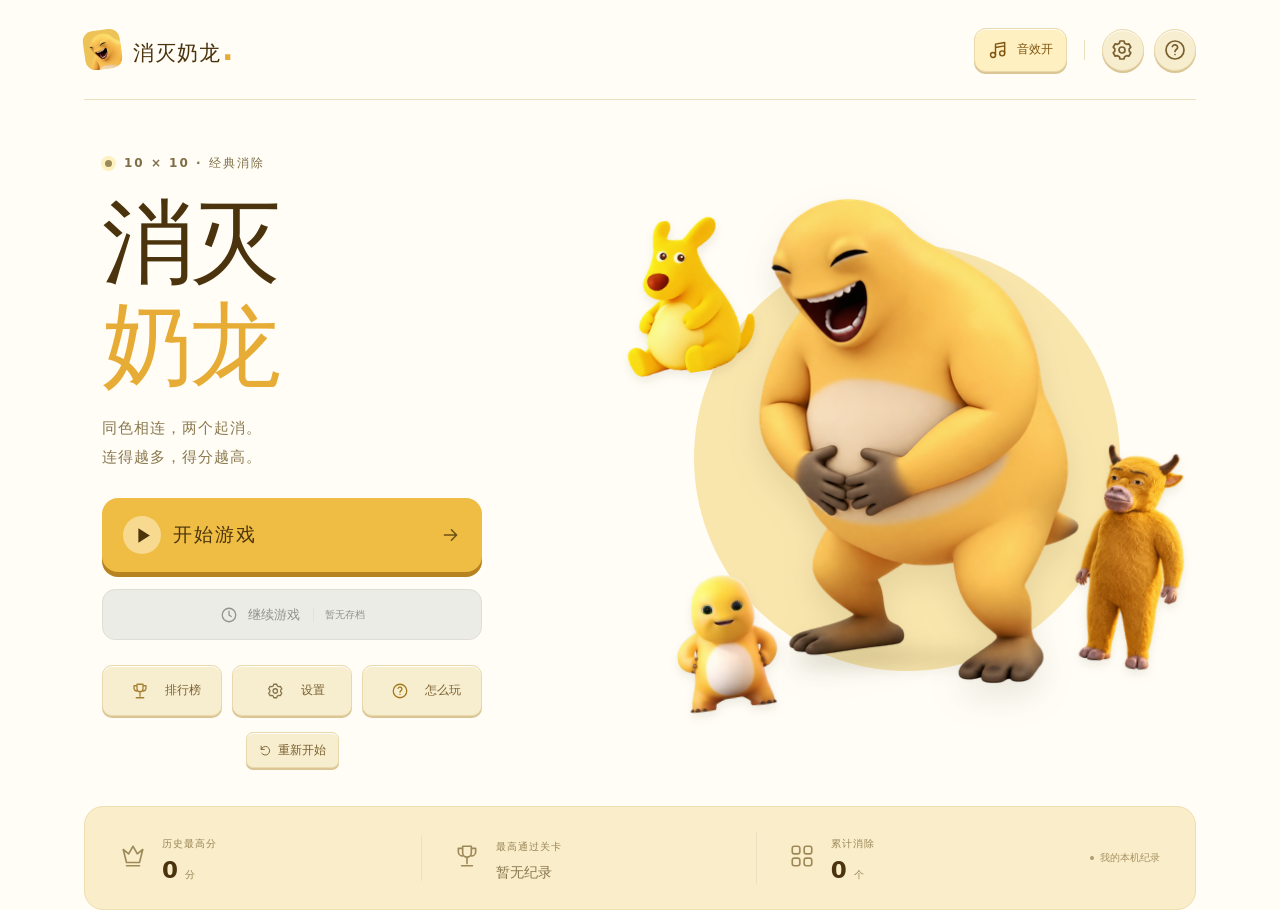
<file: index.html>
<!doctype html>
<html lang="zh-CN">
<head>
  <meta charset="UTF-8">
  <meta name="viewport" content="width=device-width, initial-scale=1, viewport-fit=cover">
  <meta name="theme-color" content="#fffdf6">
  <meta name="description" content="消灭奶龙：10×10 五色消除，累计积分闯关。">
  <title>消灭奶龙</title>
  <link rel="icon" href="./assets/nailong-hero.png" type="image/png">
  <link rel="stylesheet" href="./styles.css">
  <script type="module" src="./src/main.js"></script>
</head>
<body>
  <svg class="svg-library" xmlns="http://www.w3.org/2000/svg" aria-hidden="true">
    <defs>
      <symbol id="i-play" viewBox="0 0 24 24"><path d="m9 5 11 7-11 7V5Z" fill="currentColor" stroke="none"/></symbol>
      <symbol id="i-arrow" viewBox="0 0 24 24"><path d="M5 12h14m-6-6 6 6-6 6"/></symbol>
      <symbol id="i-trophy" viewBox="0 0 24 24"><path d="M8 3h8v6a4 4 0 0 1-8 0V3Zm0 2H4v3a4 4 0 0 0 4 4m8-7h4v3a4 4 0 0 1-4 4m-4 1v6m-4 2h8m-9 0h10"/></symbol>
      <symbol id="i-settings" viewBox="0 0 24 24"><path d="m9 3-.6 2.2-2 1.1-2.2-.5-2 3.4 1.6 1.6v2.4l-1.6 1.6 2 3.4 2.2-.5 2 1.1L9 21h4l.6-2.2 2-1.1 2.2.5 2-3.4-1.6-1.6v-2.4l1.6-1.6-2-3.4-2.2.5-2-1.1L13 3H9Z"/><circle cx="11" cy="12" r="3"/></symbol>
      <symbol id="i-music" viewBox="0 0 24 24"><path d="M9 18V5l11-2v13M9 9l11-2"/><ellipse cx="6" cy="18" rx="3" ry="3"/><ellipse cx="17" cy="16" rx="3" ry="3"/></symbol>
      <symbol id="i-music-off" viewBox="0 0 24 24"><path d="M9 18v-6m0-7 11-2v13M9 9l5-1m4-.7 2-.3M3 3l18 18"/><ellipse cx="6" cy="18" rx="3" ry="3"/><path d="M18.8 13.6a3 3 0 1 0 1.2 2.4"/></symbol>
      <symbol id="i-help" viewBox="0 0 24 24"><circle cx="12" cy="12" r="9"/><path d="M9.4 8.5a2.7 2.7 0 0 1 5.2 1c0 2-2.6 2-2.6 4m0 3h.01"/></symbol>
      <symbol id="i-restart" viewBox="0 0 24 24"><path d="M4 10a8 8 0 1 1 1 7M4 4v6h6"/></symbol>
      <symbol id="i-close" viewBox="0 0 24 24"><path d="m6 6 12 12M6 18 18 6"/></symbol>
      <symbol id="i-crown" viewBox="0 0 24 24"><path d="m3 6 5 4 4-7 4 7 5-4-3 12H6L3 6Zm3 15h12"/></symbol>
      <symbol id="i-grid" viewBox="0 0 24 24"><rect x="3" y="3" width="7" height="7" rx="2"/><rect x="14" y="3" width="7" height="7" rx="2"/><rect x="3" y="14" width="7" height="7" rx="2"/><rect x="14" y="14" width="7" height="7" rx="2"/></symbol>
      <symbol id="i-clock" viewBox="0 0 24 24"><circle cx="12" cy="12" r="9"/><path d="M12 7v5l3 2"/></symbol>
    </defs>
  </svg>

  <div class="page-shell">
    <header class="site-header">
      <a class="brand" href="./" aria-label="消灭奶龙首页">
        <span class="brand-mark" aria-hidden="true"><img src="./assets/nailong-hero.png" alt="" width="1280" height="1280"></span>
        <span>消灭奶龙<span class="brand-dot">.</span></span>
      </a>
      <nav class="header-tools" aria-label="快捷设置">
        <button class="music-button" id="music-toggle" type="button" aria-label="关闭音效" title="关闭音效" aria-pressed="true">
          <svg class="icon"><use id="music-icon" href="#i-music"></use></svg><span id="music-label">音效开</span>
        </button>
        <span class="tool-divider" aria-hidden="true"></span>
        <button class="icon-button" type="button" data-open="settings-dialog" aria-label="打开设置" title="设置"><svg class="icon"><use href="#i-settings"></use></svg></button>
        <button class="icon-button" type="button" data-open="help-dialog" aria-label="查看玩法说明" title="玩法说明"><svg class="icon"><use href="#i-help"></use></svg></button>
      </nav>
    </header>

    <main id="main-content">
      <div id="home-screen">
      <section class="hero" aria-labelledby="game-title">
        <div class="intro">
          <div class="intro-heading">
            <span class="eyebrow"><span class="status-dot"></span>10 × 10 · 经典消除</span>
            <h1 id="game-title">消灭<span class="title-second">奶龙</span></h1>
            <p class="hero-description">同色相连，两个起消。<br>连得越多，得分越高。</p>
          </div>
          <div class="play-menu">
            <button class="primary-button start-button" id="start-game" type="button">
              <span class="play-disc"><svg class="icon"><use href="#i-play"></use></svg></span>
              <span class="start-text"><strong>开始游戏</strong></span>
              <svg class="icon button-arrow"><use href="#i-arrow"></use></svg>
            </button>
            <button class="continue-button" id="continue-game" type="button" disabled>
              <svg class="icon"><use href="#i-clock"></use></svg><span>继续游戏</span><span class="continue-detail" id="continue-detail">暂无存档</span>
            </button>
            <div class="quick-actions" aria-label="游戏菜单">
              <button type="button" data-open="ranking-dialog"><span class="action-icon trophy-icon"><svg class="icon"><use href="#i-trophy"></use></svg></span><span>排行榜</span></button>
              <button type="button" data-open="settings-dialog"><span class="action-icon settings-icon"><svg class="icon"><use href="#i-settings"></use></svg></span><span>设置</span></button>
              <button type="button" data-open="help-dialog"><span class="action-icon help-icon"><svg class="icon"><use href="#i-help"></use></svg></span><span>怎么玩</span></button>
            </div>
            <button class="restart-link" id="restart-game" type="button"><svg class="icon"><use href="#i-restart"></use></svg>重新开始</button>
          </div>
        </div>

        <div class="scene" aria-label="奶龙、袋鼠和牛来的角色主体">
          <div class="scene-circle" aria-hidden="true"></div>
          <img class="scene-character character-kangaroo" src="./assets/kangaroo-cutout-v1.png" alt="黄色袋鼠" width="1254" height="1254">
          <img class="scene-character character-niulai" src="./assets/niulai-cutout-v1.png" alt="牛来中的牛角色" width="1024" height="1536">
          <img class="scene-character character-nailong" src="./assets/nailong-cutout-v1.png" alt="奶龙" width="512" height="512">
          <span class="scene-shadow" aria-hidden="true"></span>
          <img class="hero-character" src="./assets/nailong-hero.png" alt="捧肚大笑的奶龙" width="1280" height="1280" fetchpriority="high">
        </div>
      </section>

      <section class="record-strip" aria-label="我的本机游戏纪录">
        <div class="record-item"><span class="record-symbol"><svg class="icon"><use href="#i-crown"></use></svg></span><div><span class="record-label">历史最高分</span><p><strong id="best-score">0</strong><span>分</span></p></div></div>
        <div class="record-item"><span class="record-symbol"><svg class="icon"><use href="#i-trophy"></use></svg></span><div><span class="record-label">最高通过关卡</span><p><strong class="record-empty" id="best-level">暂无纪录</strong></p></div></div>
        <div class="record-item"><span class="record-symbol"><svg class="icon"><use href="#i-grid"></use></svg></span><div><span class="record-label">累计消除</span><p><strong id="total-cleared">0</strong><span>个</span></p></div></div>
        <span class="local-label"><span></span>我的本机纪录</span>
      </section>
      </div>
      <section id="game-screen" class="game-screen" aria-labelledby="level-heading" hidden>
        <div class="game-toolbar"><button id="game-home" type="button" class="game-text-button">← 首页</button><span class="game-mode">无尽闯关 · 10 × 10</span><button id="pause-game" type="button" class="game-text-button">暂停</button></div>
        <div class="game-layout">
          <aside class="score-panel">
            <div class="stage-heading"><h2 id="level-heading">第 1 关</h2><span id="target-status" class="target-status">未达标</span></div>
            <p class="score-label">当前累计总分</p><strong id="game-total" class="game-total">0</strong>
            <div class="target-line"><div class="target-main"><span>本关目标</span><strong id="game-target">1,000</strong></div><span id="target-gap">还差 1,000</span></div>
            <progress id="target-progress" max="100" value="0" aria-label="本关目标完成进度"></progress>
            <dl class="score-details"><div><dt>之前关卡累计</dt><dd id="game-prior">0</dd></div><div><dt>本关消除分</dt><dd id="game-level-score">0</dd></div><div><dt>历史最高分</dt><dd id="game-best">0</dd></div></dl>
            <div class="level-total-line"><span>本关得分</span><strong id="game-level-total">0</strong></div>
            <div class="game-side-actions"><button type="button" data-open="help-dialog" class="game-text-button">玩法说明</button><button type="button" data-open="settings-dialog" class="game-text-button">设置</button></div>
          </aside>
          <div class="board-panel">
            <div class="board-meta"><span>剩余 <strong id="remaining-count">100</strong> 块</span><span id="run-network-status" class="run-network-status"></span><span id="input-mode" hidden></span></div>
            <div class="board-frame"><div id="board" class="board" role="group" aria-label="10×10 消除棋盘" aria-describedby="move-feedback"></div><div id="score-pop" class="score-pop" aria-hidden="true"></div></div>
            <p id="move-feedback" class="move-feedback" role="status" aria-live="polite"></p>
            <div class="board-bottom"><span id="bonus-preview">结算时按剩余数量奖励</span><button id="game-restart" type="button" class="game-text-button">重新开始</button></div>
          </div>
        </div>
      </section>
    </main>

  </div>

  <dialog id="settings-dialog" class="modal" aria-labelledby="settings-title">
    <div class="modal-header"><div><h2 id="settings-title">游戏设置</h2></div><button type="button" class="icon-button" data-close aria-label="关闭设置"><svg class="icon"><use href="#i-close"></use></svg></button></div>
    <div class="settings-list">
      <label class="setting-row" for="setting-sound"><span><strong>消除音效</strong><small>2–10 块随机台词，11 块及以上播放大笑</small></span><input class="switch" id="setting-sound" type="checkbox" checked></label>
      <label class="setting-row" for="setting-volume"><span><strong>音效音量</strong><small>调整消除音效的播放音量</small></span><span class="volume-control"><input id="setting-volume" type="range" min="0" max="1" step="0.05" value="0.6" aria-label="音效音量"><output id="setting-volume-label">60%</output></span></label>
      <label class="setting-row" for="setting-confirm"><span><strong>两步确认</strong><small>先选中预览，再点一次消除</small></span><input class="switch" id="setting-confirm" type="checkbox"></label>
      <label class="setting-row" for="setting-motion"><span><strong>简化动画</strong><small>跳过消除、下落、位移与结算动画</small></span><input class="switch" id="setting-motion" type="checkbox"></label>
    </div>
    <p class="modal-note">音效与操作设置会自动保存在当前浏览器。</p>
    <button type="button" class="primary-button modal-primary" data-close>完成</button>
  </dialog>

  <dialog id="ranking-dialog" class="modal" aria-labelledby="ranking-title">
    <div class="modal-header"><div><h2 id="ranking-title">排行榜</h2></div><button type="button" class="icon-button" data-close aria-label="关闭排行榜"><svg class="icon"><use href="#i-close"></use></svg></button></div>
    <div class="ranking-tabs" role="tablist" aria-label="排行榜类型"><button id="local-tab" type="button" role="tab" aria-selected="true" aria-controls="local-ranking">本机纪录</button><button id="online-tab" type="button" role="tab" aria-selected="false" aria-controls="online-ranking" tabindex="-1">在线榜<span>即将开放</span></button></div>
    <div id="local-ranking" role="tabpanel" aria-labelledby="local-tab">
      <div class="ranking-empty" id="ranking-empty"><span class="empty-trophy"><svg class="icon"><use href="#i-trophy"></use></svg></span><h3>暂无纪录</h3><p>开始消除后记录最高分和最高通过关卡。</p></div>
      <div id="ranking-record" class="ranking-record" hidden><span class="rank-number">01</span><div><strong>我自己</strong><span id="rank-level">—</span></div><strong id="rank-score">0<span>分</span></strong></div>
      <p class="modal-note">本机纪录仅保存在当前浏览器。</p>
    </div>
    <div id="online-ranking" role="tabpanel" aria-labelledby="online-tab" hidden>
      <p id="cloud-message" class="modal-note" role="status">正在读取排行榜…</p>
      <h3 class="cloud-section-title">我的排名</h3><div id="cloud-my-rank" class="cloud-my-rank">尚未上传有效战绩</div>
      <div class="cloud-tools"><button id="cloud-profile-button" type="button" class="cloud-text-button"><span id="cloud-profile-label">设置玩家资料</span></button><button id="cloud-refresh" type="button" class="cloud-text-button">刷新</button><button id="cloud-recover-button" type="button" class="cloud-text-button">恢复身份</button></div>
      <p id="cloud-identity-note" class="modal-note"></p>
      <button id="cloud-code-button" type="button" class="cloud-text-button" hidden>生成身份恢复码</button>
      <section id="cloud-pending-section" hidden><h3 class="cloud-section-title">待上传战绩</h3><div id="cloud-pending"></div><p class="modal-note">最多保留最近10局；清除网站数据会丢失尚未上传的记录。</p></section>
      <h3 class="cloud-section-title">全服前100名</h3><div id="cloud-top" class="cloud-top"></div>
      <p class="modal-note">分数相同先提交者在前 · 日期为北京时间的上榜日期</p>
    </div>
    <button type="button" class="primary-button modal-primary" data-close>关闭</button>
  </dialog>

  <dialog id="help-dialog" class="modal" aria-labelledby="help-title">
    <div class="modal-header"><div><h2 id="help-title">玩法说明</h2></div><button type="button" class="icon-button" data-close aria-label="关闭玩法说明"><svg class="icon"><use href="#i-close"></use></svg></button></div>
    <div id="help-basics">
      <ol class="rules-list"><li><span class="rule-number">1</span><div><h3>消除与移动</h3><p>上下左右相连、同色且至少两块即可消除。色块向下落，空列由右侧向左补，不生成新块。</p></div></li><li><span class="rule-number">2</span><div><h3>连消得分</h3><p>一次消除 n 块获得 5 × n² 分，例如 10 块得 500 分。</p></div></li><li><span class="rule-number">3</span><div><h3>结算与过关</h3><p>没有可消除的色块时结算。剩余奖励为 max(0, 2000 − 20 × 剩余块数²)。累计得分达标进入下一关，否则本局结束。</p></div></li></ol>
    </div>
    <div id="help-levels" hidden>
      <div class="rules-tip"><p>本关目标依次为 1000、3000、5200、7500、10000、13000、16000、19000；之后为 22100、25300、28600、32000，相邻目标间隔逐关增加 100。</p></div>
      <div class="rules-tip"><p>目标低于 19000 时，每关重新随机主色；从 19000 开始，五色等概率生成。达到目标后仍需继续消除，直到盘面结算。</p></div>
    </div>
    <div class="page-controls"><button id="help-page-toggle" type="button" class="game-text-button">查看关卡规则 →</button></div>
    <button type="button" class="primary-button modal-primary" data-close>关闭</button>
  </dialog>

  <dialog id="pause-dialog" class="modal" aria-labelledby="pause-title">
    <div class="modal-header"><h2 id="pause-title">已暂停</h2><button type="button" class="icon-button" data-close aria-label="继续游戏"><svg class="icon"><use href="#i-close"></use></svg></button></div>
    <p class="restart-message">当前进度已自动保存，没有时间限制。</p>
    <button type="button" class="primary-button modal-primary" data-close>继续游戏</button>
    <button type="button" class="modal-secondary" id="pause-restart">重新开始</button>
    <button type="button" class="modal-secondary" id="pause-home">保存并返回首页</button>
  </dialog>

  <dialog id="result-dialog" class="modal result-modal" aria-labelledby="result-title" data-persistent>
    <div class="result-illustration" aria-hidden="true"><img id="result-mascot" src="./assets/result-mascots/v1/06/02.png" alt="捧肚大笑的奶龙" decoding="async"></div>
    <div class="result-card">
    <div class="result-heading"><span id="result-stage" class="eyebrow">第 1 关结算</span><h2 id="result-title">本关通过</h2></div>
    <div class="result-total"><span>当前累计总分</span><strong id="result-total">0</strong><small id="result-target">本关目标 1,000</small></div>
    <dl class="result-details"><div><dt>之前关卡累计</dt><dd id="result-prior">0</dd></div><div><dt>本关消除分</dt><dd id="result-score">0</dd></div><div><dt>剩余块数</dt><dd id="result-remaining">0</dd></div><div><dt>本关奖励</dt><dd id="result-bonus">0</dd></div><div class="level-final"><dt>本关最终分</dt><dd id="result-level-total">0</dd></div><div><dt>历史最高分</dt><dd id="result-best">0</dd></div></dl>
    <button type="button" id="result-action" class="primary-button modal-primary">下一关</button>
    <button type="button" id="result-upload" class="cloud-upload-button" hidden>上传排行榜</button>
    <p id="result-upload-note" class="cloud-result-note" hidden></p>
    <button type="button" id="result-home" class="modal-secondary">返回首页</button>
    </div>
  </dialog>

  <dialog id="cloud-profile-dialog" class="modal cloud-dialog" aria-labelledby="cloud-profile-title">
    <div class="modal-header"><h2 id="cloud-profile-title">玩家资料</h2><button type="button" class="icon-button" data-close aria-label="关闭玩家资料">×</button></div>
    <form id="cloud-profile-form">
      <label class="cloud-field" for="cloud-name">昵称<input id="cloud-name" name="nickname" minlength="2" maxlength="32" autocomplete="nickname" placeholder="2–16个字符" required></label>
      <p class="modal-note">头像和昵称的组合不能与其他玩家相同，之后可以修改。</p>
      <div class="avatar-heading"><span class="cloud-field-label">选择头像</span><div class="page-controls"><button id="avatar-previous" class="game-text-button" type="button" aria-label="上一页头像">←</button><span id="avatar-page" aria-live="polite"></span><button id="avatar-next" class="game-text-button" type="button" aria-label="下一页头像">→</button></div></div><div id="cloud-avatars" class="cloud-avatars" role="group" aria-label="奶龙头像"></div>
      <p id="cloud-profile-error" class="cloud-error" role="status"></p>
      <button id="cloud-profile-submit" class="primary-button modal-primary" type="submit">保存玩家资料</button>
      <button id="cloud-profile-recover" type="button" class="modal-secondary">已有恢复码？找回原身份</button>
    </form>
  </dialog>
  <dialog id="cloud-recover-dialog" class="modal cloud-dialog" aria-labelledby="cloud-recover-title">
    <div class="modal-header"><h2 id="cloud-recover-title">恢复玩家身份</h2><button type="button" class="icon-button" data-close aria-label="关闭身份恢复">×</button></div>
    <p class="modal-note">输入之前保存的恢复码，找回云端资料和最高分。恢复后会切换到该身份，本机游戏存档保持不变。</p>
    <form id="cloud-recover-form"><label class="cloud-field" for="cloud-recover-input">恢复码<input id="cloud-recover-input" autocomplete="off" autocapitalize="characters" spellcheck="false" required></label><p id="cloud-recover-error" class="cloud-error" role="status"></p><button id="cloud-recover-submit" class="primary-button modal-primary" type="submit">恢复身份</button></form>
  </dialog>
  <dialog id="cloud-code-dialog" class="modal cloud-dialog" aria-labelledby="cloud-code-title">
    <div class="modal-header"><h2 id="cloud-code-title">保存身份恢复码</h2><button type="button" class="icon-button" data-close aria-label="关闭恢复码">×</button></div>
    <p class="modal-note">恢复码相当于密码，请勿分享。换设备、换浏览器或网站换域名前可用它找回身份；新生成后旧码失效。本窗口关闭后不再显示。</p>
    <input id="cloud-recovery-code" class="cloud-code" readonly aria-label="你的恢复码" autocomplete="off">
    <button id="cloud-copy-code" class="primary-button modal-primary" type="button">复制恢复码</button><button class="modal-secondary" type="button" data-close>已保存，关闭</button>
  </dialog>

  <dialog id="network-dialog" class="modal" aria-labelledby="network-title">
    <div class="modal-header"><h2 id="network-title">暂时无法开始联网对局</h2><button type="button" class="icon-button" data-close aria-label="关闭网络提示">×</button></div>
    <p id="network-error" class="restart-message" role="status"></p>
    <p class="modal-note">当前进度不会被替换。重试成功后开始可上榜的新对局；本机练习只保存本机纪录。</p>
    <button id="network-retry" type="button" class="primary-button modal-primary">重新连接</button>
    <button id="network-practice" type="button" class="modal-secondary">先玩本机练习</button>
    <button id="network-cancel" type="button" class="modal-secondary">返回</button>
  </dialog>

  <div id="settlement-overlay" class="settlement-overlay" hidden>
    <div class="reward-card" id="reward-card" role="status" aria-live="off"><span>剩余奖励</span><strong id="reward-value">2,000</strong><small id="reward-step">正在清理剩余色块</small><button id="settlement-skip" type="button">跳过动画</button></div>
  </div>

  <dialog id="restart-dialog" class="modal" aria-labelledby="restart-title">
    <div class="modal-header"><div><h2 id="restart-title">开始新的一局？</h2></div><button type="button" class="icon-button" data-close aria-label="取消重新开始"><svg class="icon"><use href="#i-close"></use></svg></button></div>
    <p class="restart-message" id="restart-message">新的一局将从第 1 关开始，历史最高分会保留。</p>
    <div class="confirmation-actions"><button type="button" class="modal-secondary" data-close>取消</button><button type="button" class="primary-button modal-primary" id="confirm-restart">开始新一局</button></div>
  </dialog>

  <div class="toast" id="toast" role="status" aria-live="polite"></div>
  <noscript><div class="noscript-notice">请开启 JavaScript 来玩消灭奶龙。</div></noscript>
</body>
</html>
</file>
<file: styles.css>
:root {
  --paper: #fffdf6;
  --ink: #4b340d;
  --muted: #958360;
  --accent: #efbd43;
  --accent-dark: #7e540f;
  --yellow: #e7ac35;
  --line: #eadfbe;
  --radius: 20px;
  font-family: "Microsoft YaHei", "PingFang SC", "Noto Sans SC", system-ui, sans-serif;
  color: var(--ink);
  background: var(--paper);
  font-synthesis: none;
}
* { box-sizing: border-box; }
html { overflow-x: clip; }
body { margin: 0; min-width: 280px; overflow-x: clip; -webkit-tap-highlight-color: transparent; }
button, input { font: inherit; }
button, a, input { touch-action: manipulation; }
button { cursor: pointer; color: inherit; }
button { border: 0; }
button:disabled { cursor: not-allowed; }
button:focus-visible, a:focus-visible, input:focus-visible { outline: 3px solid #b48827; outline-offset: 5px; }
a { color: inherit; text-decoration: none; }
[hidden] { display: none !important; }
.svg-library { position: absolute; width: 0; height: 0; overflow: hidden; }
.icon { width: 24px; height: 24px; fill: none; stroke: currentColor; stroke-width: 1.7; stroke-linecap: round; stroke-linejoin: round; flex-shrink: 0; }
.page-shell { max-width: 1184px; margin: 0 auto; padding: 0 36px; }
.site-header { min-height: 100px; display: flex; align-items: center; justify-content: space-between; border-bottom: 1px solid var(--line); }
.brand { display: flex; align-items: center; gap: 12px; font-size: 21px; font-weight: 800; letter-spacing: 1px; }
.brand-dot { color: var(--yellow); margin-left: 1px; font-size: 30px; }
.brand-mark { width: 37px; height: 39px; background: #edc358; border-radius: 10px; display: block; overflow: hidden; position: relative; transform: rotate(-8deg); flex-shrink: 0; }
.brand-mark img { position: absolute; width: 90px; height: 90px; max-width: none; object-fit: contain; left: -15px; top: 1px; }
.header-tools { display: flex; align-items: center; gap: 10px; }
.music-button { display: flex; align-items: center; gap: 9px; background: transparent; font-size: 12px; color: #796944; padding: 11px 13px; border-radius: 12px; }
.music-button .icon { width: 20px; height: 20px; }
.music-button[aria-pressed="true"] { color: var(--accent-dark); background: #fff0c1; }
.icon-button { width: 42px; height: 42px; border-radius: 50%; background: transparent; display: inline-flex; align-items: center; justify-content: center; }
.icon-button:hover, .music-button:hover { background: #f4eddb; }
.tool-divider { height: 20px; width: 1px; background: var(--line); margin: 0 7px; }
.hero { display: grid; grid-template-columns: .93fr 1.07fr; align-items: center; gap: 30px; padding: 52px 0 38px; }
.intro { padding-left: 18px; position: relative; z-index: 2; }
.eyebrow { display: inline-flex; align-items: center; gap: 9px; font-size: 12px; font-weight: 600; letter-spacing: 2px; color: #7f6e47; }
.status-dot { width: 7px; height: 7px; background: #9d8958; border-radius: 50%; box-shadow: 0 0 0 4px #fff0bf; margin: 0 3px; }
h1 { font-size: clamp(72px, 7.2vw, 98px); font-weight: 900; line-height: 1.12; letter-spacing: -5px; margin: 19px 0 17px; }
.title-second { display: block; color: var(--yellow); position: relative; }
.hero-description { color: #8a784e; font-size: 15px; line-height: 1.9; margin: 0 0 27px; letter-spacing: 1px; }
.play-menu { max-width: 380px; }
.primary-button { display: flex; align-items: center; justify-content: center; gap: 12px; color: var(--ink); background: var(--accent); border-radius: 16px; min-height: 54px; font-weight: 700; box-shadow: 0 5px 0 #b78320; transition: transform .18s ease, background .18s ease, box-shadow .18s ease; }
.primary-button:hover { background: #f4ca61; transform: translateY(-2px); box-shadow: 0 7px 0 #b78320; }
.primary-button:active { transform: translateY(4px); box-shadow: 0 1px 0 #b78320; }
.start-button { width: 100%; min-height: 74px; padding: 13px 21px; justify-content: flex-start; }
.play-disc { display: flex; align-items: center; justify-content: center; width: 38px; height: 38px; border-radius: 50%; background: #fff8de80; }
.play-disc .icon { width: 25px; height: 25px; margin-left: -1px; }
.start-text { text-align: left; display: grid; gap: 4px; }
.start-text strong { font-size: 19px; letter-spacing: 2px; }
.button-arrow { margin-left: auto; width: 21px; opacity: .8; }
.continue-button { width: 100%; min-height: 51px; margin-top: 17px; display: flex; align-items: center; justify-content: center; gap: 10px; background: #fffdf5; border: 1px solid #ede0c2; border-radius: 13px; font-size: 13px; font-weight: 600; }
.continue-button .icon { width: 18px; height: 18px; }
.continue-button:disabled { color: #92918a; background: #ecece7; border-color: #deded7; box-shadow: none; }
.continue-button:not(:disabled):hover { border-color: #948053; background: #f6f0e2; }
.continue-detail { font-size: 10px; font-weight: 400; padding-left: 11px; margin-left: 3px; border-left: 1px solid #eee2c5; }
.quick-actions { display: flex; justify-content: space-between; gap: 10px; margin-top: 25px; }
.quick-actions button { background: transparent; display: flex; align-items: center; justify-content: center; gap: 8px; padding: 6px 4px; font-size: 12px; font-weight: 600; border-radius: 10px; transition: transform .2s; }
.quick-actions button:hover { transform: translateY(-3px); }
.action-icon { width: 33px; height: 33px; border-radius: 11px; display: inline-flex; align-items: center; justify-content: center; }
.action-icon .icon { width: 18px; height: 18px; }
.trophy-icon { background: #f5e7c4; color: #a78235; }
.settings-icon { background: #f3ead5; color: #86754c; }
.help-icon { background: #f6e8bc; color: #a17b1d; }
.restart-link { display: flex; align-items: center; justify-content: center; gap: 6px; margin: 15px auto 0; padding: 6px 12px; background: transparent; font-size: 10px; color: #a5905e; border-radius: 7px; }
.restart-link .icon { width: 13px; height: 13px; }
.restart-link:hover { color: var(--accent-dark); background: #f4ecda; }
.scene { position: relative; width: 100%; height: 536px; margin-top: -18px; }
.scene-circle { position: absolute; width: 426px; height: 426px; left: 50%; top: 62px; transform: translateX(-50%); background: #f9e6ad; border-radius: 50%; }
.hero-character { position: absolute; width: 510px; height: 510px; object-fit: contain; left: 50%; top: 0; transform: translateX(-50%); filter: drop-shadow(0 15px 16px #63532d20); animation: character-float 6s ease-in-out infinite; }
.scene-shadow { position: absolute; width: 225px; height: 18px; background: #695c3b29; filter: blur(9px); border-radius: 50%; bottom: 52px; left: 50%; transform: translateX(-50%); }
.scene-character { position: absolute; z-index: 3; object-fit: contain; filter: drop-shadow(0 5px 5px #63532d1c); pointer-events: none; }
.character-kangaroo { left: -10px; top: 18px; width: 154px; height: 190px; transform: rotate(-9deg); }
.character-niulai { right: -12px; top: 255px; width: 160px; height: 238px; transform: rotate(6deg); }
.character-nailong { bottom: 0; left: 42px; width: 134px; height: 155px; transform: rotate(-7deg); }
.record-strip { display: flex; align-items: center; gap: 36px; padding: 25px 35px; background: #f9edca; border: 1px solid #eedfae; border-radius: 19px; }
.record-item { display: flex; align-items: center; gap: 16px; flex: 1; }
.record-item + .record-item { border-left: 1px solid #ede0c1; padding-left: 32px; }
.record-symbol { color: #9e8959; }
.record-symbol .icon { width: 26px; height: 26px; stroke-width: 1.5; }
.record-label { font-size: 10px; color: #998556; letter-spacing: 1px; }
.record-item p { margin: 7px 0 0; display: flex; align-items: baseline; gap: 7px; }
.record-item strong { font-size: 23px; font-weight: 700; line-height: 1.1; font-variant-numeric: tabular-nums; }
.record-item p > span { font-size: 10px; color: #998556; }
.record-item .record-empty { font-size: 14px; font-weight: 500; color: #8a784e; margin-top: 4px; }
.local-label { display: inline-flex; align-items: center; gap: 6px; white-space: nowrap; font-size: 10px; color: #a69161; }
.local-label > span { width: 4px; height: 4px; border-radius: 50%; background: #ae9b6e; }
.modal { width: min(440px, calc(100% - 32px)); max-height: calc(100dvh - 24px); border: 1px solid #f0e5cb; background: #fffdf4; color: var(--ink); border-radius: 26px; padding: 28px; box-shadow: 0 24px 90px #6f4f1630; overflow: hidden; overscroll-behavior: contain; }
#ranking-dialog { overflow-y: auto; }
.modal::backdrop { background: #5a431855; backdrop-filter: blur(6px); }
.modal[open] { animation: dialog-in .2s ease-out; }
body:has(dialog[open]) { overflow: hidden; }
.modal-header { display: flex; align-items: flex-start; justify-content: space-between; gap: 12px; margin-bottom: 24px; }
.modal-header .icon-button { width: 32px; height: 32px; color: #9f8a59; margin: -2px -6px 0 0; }
.modal-header .icon-button .icon { width: 20px; height: 20px; }
h2 { font-size: 23px; margin: 0; font-weight: 700; letter-spacing: .5px; }
.setting-row { min-height: 75px; display: flex; justify-content: space-between; gap: 20px; align-items: center; border-bottom: 1px solid #f4ecd8; cursor: pointer; }
.setting-row strong { font-size: 13px; display: block; font-weight: 600; }
.setting-row small { display: block; color: #a79262; font-size: 10px; margin-top: 6px; }
.switch { width: 43px; height: 25px; border-radius: 20px; appearance: none; background: #efe4c9; position: relative; cursor: pointer; flex-shrink: 0; transition: background .2s; margin: 0; }
.switch::after { content: ""; position: absolute; width: 19px; height: 19px; border-radius: 50%; background: #fffef7; left: 3px; top: 3px; box-shadow: 0 1px 4px #483e281a; transition: transform .2s; }
.switch:checked { background: #d4a12a; }
.switch:checked::after { transform: translateX(18px); }
.volume-setting { padding: 20px 0 15px; border-bottom: 1px solid #f4ecd8; }
.volume-setting label { display: flex; justify-content: space-between; font-size: 12px; margin-bottom: 13px; }
.volume-setting label span { color: #9a8657; font-size: 11px; }
input[type="range"] { display: block; width: 100%; accent-color: #c79420; cursor: pointer; height: 18px; margin: 0; }
.modal-note { text-align: center; color: #a99566; font-size: 10px; margin: 21px 0; line-height: 1.7; }
.modal-primary { width: 100%; margin-top: 12px; min-height: 47px; font-size: 13px; border-radius: 13px; }
.modal-primary .icon { width: 18px; height: 18px; }
.modal-secondary { display: block; width: 100%; min-height: 43px; background: transparent; color: #a28d5b; font-size: 12px; border-radius: 12px; margin-top: 12px; }
.modal-secondary:hover { background: #f7f1e3; }
.ranking-tabs { display: flex; padding: 4px; border-radius: 12px; background: #f6f0e1; gap: 4px; }
.ranking-tabs button { flex: 1; padding: 10px 5px; border-radius: 9px; font-size: 12px; background: transparent; color: #a48f5e; display: flex; gap: 5px; align-items: center; justify-content: center; }
.ranking-tabs button[aria-selected="true"] { background: #fffef7; color: var(--accent-dark); box-shadow: 0 2px 4px #463d2708; }
.ranking-tabs button span { font-size: 8px; color: #ab986a; }
.ranking-empty { text-align: center; padding: 33px 0 14px; }
.empty-trophy { display: grid; place-items: center; margin: 0 auto 19px; width: 74px; height: 74px; border-radius: 24px; color: #b19850; background: #f5eccd; transform: rotate(-6deg); }
.empty-trophy .icon { width: 33px; height: 33px; stroke-width: 1.4; }
.online-trophy { background: #f3ead6; color: #968254; }
.ranking-empty h3 { font-size: 15px; font-weight: 600; }
.ranking-empty p { color: #a79262; font-size: 11px; line-height: 1.9; margin-bottom: 0; }
.ranking-record { display: flex; gap: 16px; align-items: center; background: #f6f0e2; border-radius: 14px; padding: 20px 18px; margin: 30px 0; }
.rank-number { color: #b6a56e; font-size: 18px; }
.ranking-record > div { flex: 1; display: grid; gap: 5px; }
.ranking-record > div strong { font-size: 13px; }
.ranking-record > div span { font-size: 10px; color: #a79363; }
.ranking-record > strong { font-size: 22px; }
.ranking-record > strong span { margin-left: 5px; font-size: 9px; font-weight: 400; color: #a79363; }
.rules-list { list-style: none; margin: 0; padding: 0; display: grid; gap: 23px; }
.rules-list li { display: flex; gap: 14px; }
.rule-number { display: grid; place-items: center; background: #f3ebd7; color: #938053; border-radius: 10px; width: 29px; height: 29px; font-size: 13px; flex-shrink: 0; }
.rules-list h3 { margin: 3px 0 8px; font-size: 13px; font-weight: 600; }
.rules-list p, .rules-tip p { color: #a08b5a; font-size: 11px; line-height: 1.9; margin: 0; }
.rules-tip { display: flex; gap: 11px; background: #f6f0e1; border-radius: 14px; padding: 16px; margin: 24px 0; }
.rules-tip > .icon { color: #a28d5b; width: 18px; height: 18px; margin-top: 3px; }
.launch-illustration { height: 170px; background: #f4ecd8; border-radius: 50%; width: 170px; margin: 0 auto; }
.launch-illustration img { width: 195px; height: 195px; object-fit: contain; transform: translate(-10px, -15px); }
.launch-message { font-size: 12px; text-align: center; line-height: 1.9; color: #a08b5a; margin: 20px 10px; }
.mode-pills { display: flex; justify-content: center; gap: 8px; margin-bottom: 22px; }
.mode-pills span { font-size: 9px; border: 1px solid #f0e4ca; border-radius: 20px; padding: 6px 9px; color: #988455; }
.restart-message { color: #a08b5a; font-size: 13px; line-height: 1.9; }
.confirmation-actions { display: flex; gap: 12px; margin-top: 28px; }
.confirmation-actions > button { flex: 1; margin: 0; }
.confirmation-actions .modal-secondary { border: 1px solid #f0e4ca; }
.toast { position: fixed; bottom: 27px; left: 50%; transform: translate(-50%, 10px); padding: 12px 20px; border-radius: 12px; background: #896019; color: #fffdf3; font-size: 12px; box-shadow: 0 4px 20px #332c1c26; opacity: 0; pointer-events: none; transition: opacity .2s, transform .2s; z-index: 20; width: max-content; max-width: calc(100% - 32px); text-align: center; line-height: 1.6; }
.toast.visible { opacity: 1; transform: translate(-50%, 0); }
.noscript-notice { position: fixed; bottom: 16px; left: 16px; right: 16px; padding: 15px; background: #fff7d7; color: #68552d; border-radius: 15px; text-align: center; font-size: 13px; }
@keyframes character-float { 0%, 100% { transform: translateX(-50%) translateY(0) rotate(-1deg); } 50% { transform: translateX(-50%) translateY(-9px) rotate(1deg); } }
@keyframes dialog-in { from { opacity: 0; transform: translateY(8px) scale(.98); } to { opacity: 1; transform: translateY(0) scale(1); } }
body.reduced-motion *, body.reduced-motion *::before, body.reduced-motion *::after { animation: none !important; transition: none !important; scroll-behavior: auto !important; }
@media (prefers-reduced-motion: reduce) { *, *::before, *::after { animation: none !important; transition: none !important; } }
@media (max-width: 1050px) and (min-width: 821px) {
  .hero { gap: 5px; }
  .intro { padding-left: 0; }
  .scene { height: 450px; }
  .hero-character { width: 430px; height: 430px; top: 5px; }
  .scene-circle { width: 340px; height: 340px; }
  .character-kangaroo { width: 114px; height: 150px; top: 21px; left: -24px; }
  .character-niulai { width: 128px; height: 205px; right: -4px; top: 212px; }
  .character-nailong { width: 104px; height: 122px; bottom: 0; left: 20px; }
  .scene-shadow { bottom: 30px; }
  .record-strip { gap: 12px; padding: 24px; }
  .record-item + .record-item { padding-left: 18px; }
  .record-item { gap: 10px; }
  .local-label { display: none; }
}
@media (max-width: 820px) {
  .page-shell { max-width: 440px; padding: 0 23px; }
  .site-header { min-height: 77px; }
  .brand { font-size: 16px; gap: 9px; letter-spacing: .5px; }
  .brand-mark { width: 30px; height: 32px; border-radius: 8px; }
  .brand-mark img { width: 75px; height: 75px; left: -13px; top: 1px; }
  .brand-dot { font-size: 23px; }
  .header-tools { gap: 2px; }
  .icon-button { width: 34px; height: 34px; }
  .icon-button .icon { width: 20px; height: 20px; }
  .music-button { padding: 7px; gap: 0; min-width: 34px; min-height: 34px; justify-content: center; }
  .music-button > span { display: none; }
  .tool-divider { display: none; }
  .hero { display: flex; flex-direction: column; gap: 0; padding: 29px 0 23px; }
  .intro { display: contents; }
  .intro-heading { order: 0; text-align: center; }
  .eyebrow { font-size: 10px; letter-spacing: 1.5px; }
  h1 { font-size: clamp(46px, 13.5vw, 58px); line-height: 1.3; letter-spacing: -3px; margin: 12px 0 9px; }
  .title-second { display: inline; }
  .hero-description { font-size: 11px; line-height: 1.9; margin: 0; letter-spacing: .5px; }
  .scene { order: 1; height: 271px; width: 310px; max-width: 100%; margin-top: 15px; margin-bottom: 19px; }
  .scene-circle { width: 228px; height: 228px; top: 19px; }
  .hero-character { width: 284px; height: 284px; top: -8px; }
  .scene-shadow { width: 145px; height: 10px; bottom: 16px; filter: blur(6px); }
  .scene-character { filter: drop-shadow(0 3px 3px #63532d19); }
  .character-kangaroo { left: -4px; top: 12px; width: 91px; height: 117px; }
  .character-niulai { right: -5px; top: 121px; width: 92px; height: 140px; }
  .character-nailong { bottom: -2px; left: 8px; width: 82px; height: 96px; }
  .play-menu { order: 2; width: 100%; max-width: 340px; }
  .start-button { min-height: 65px; padding: 11px 20px; }
  .start-text strong { font-size: 17px; }
  .continue-button { min-height: 47px; margin-top: 15px; font-size: 12px; }
  .quick-actions { margin-top: 20px; justify-content: space-around; }
  .quick-actions button { font-size: 11px; min-height: 44px; }
  .action-icon { width: 30px; height: 30px; border-radius: 10px; }
  .restart-link { margin-top: 9px; }
  .record-strip { padding: 17px 11px; gap: 0; border-radius: 15px; }
  .record-item { justify-content: center; gap: 0; }
  .record-item + .record-item { padding-left: 0; }
  .record-symbol, .local-label { display: none; }
  .record-item > div { text-align: center; }
  .record-label { font-size: 9px; letter-spacing: .5px; }
  .record-item p { justify-content: center; margin-top: 7px; gap: 4px; }
  .record-item strong { font-size: 19px; }
  .record-item .record-empty { font-size: 11px; }
  .record-item p > span { font-size: 8px; }
  .modal { padding: 24px; border-radius: 22px; max-height: calc(100dvh - 28px); }
}
@media (max-width: 350px) {
  .page-shell { padding: 0 18px; }
  .brand { font-size: 14px; gap: 7px; }
  .header-tools .icon-button { width: 30px; }
  .hero { padding-top: 22px; }
  .scene { width: 270px; height: 250px; }
  .scene-circle { width: 211px; height: 211px; }
  .hero-character { width: 260px; height: 260px; top: -3px; }
  .character-kangaroo { width: 80px; height: 104px; top: 12px; }
  .character-niulai { width: 83px; height: 126px; top: 110px; }
  .character-nailong { left: 5px; width: 73px; height: 86px; bottom: -3px; }
  .quick-actions button { gap: 5px; font-size: 10px; }
  .mode-pills { gap: 5px; }
  .mode-pills span { font-size: 8px; padding: 6px; }
}

/* Playable board: a fixed coordinate space, anchored at the bottom left. */
.music-button:disabled { opacity: .58; cursor: default; }
.volume-control { display: flex; align-items: center; gap: 8px; min-width: 125px; }
.volume-control input { width: 90px; accent-color: #c79420; }
.volume-control output { color: #948053; font-size: 11px; min-width: 29px; font-variant-numeric: tabular-nums; }
.game-screen { max-width: 960px; margin: 0 auto; padding: 22px 0 10px; }
.game-toolbar { display: flex; justify-content: space-between; align-items: center; margin-bottom: 26px; }
.game-text-button { background: transparent; border-radius: 9px; padding: 10px 12px; font-size: 12px; color: #827149; min-height: 40px; }
.game-text-button:hover { background: #f4ecd8; color: var(--accent-dark); }
.game-text-button:disabled { opacity: .4; }
.game-mode { font-size: 11px; color: #9a8657; letter-spacing: 1px; }
.game-layout { display: grid; grid-template-columns: 290px minmax(0, 520px); justify-content: space-between; gap: 44px; align-items: start; }
.score-panel { padding-top: 27px; }
.stage-heading { display: flex; align-items: center; justify-content: space-between; gap: 10px; }
.stage-heading h2 { font-size: 29px; letter-spacing: -1px; }
.target-status { font-size: 10px; border: 1px solid #eee1c4; border-radius: 20px; padding: 5px 10px; color: #a18c5b; white-space: nowrap; }
.target-status.reached { color: #9d6a14; background: #f2e8d2; border-color: #d7ceb9; }
.score-label { font-size: 11px; color: #9c8757; margin: 30px 0 5px; }
.game-total { font-size: clamp(32px, 4vw, 52px); line-height: 1.3; font-variant-numeric: tabular-nums; letter-spacing: -2px; overflow-wrap: anywhere; }
.target-line { display: flex; align-items: center; flex-wrap: wrap; justify-content: space-between; gap: 8px; margin-top: 16px; padding: 11px 13px; color: #9b6b12; background: #fff0c0; border: 1px solid #ebdcba; border-left: 4px solid #907d51; border-radius: 12px; }
.target-main { display: flex; flex: 1; align-items: baseline; flex-wrap: wrap; gap: 8px; min-width: 0; }
.target-main > span { font-size: 14px; font-weight: 700; white-space: nowrap; }
.target-line strong { font-size: 28px; font-weight: 800; color: #8b5e10; font-variant-numeric: tabular-nums; overflow-wrap: anywhere; }
#target-gap { font-size: 11px; color: #806f48; white-space: nowrap; }
progress { display: block; height: 7px; width: 100%; margin-top: 11px; border: 0; border-radius: 10px; overflow: hidden; appearance: none; background: #f1e7d0; }
progress::-webkit-progress-bar { background: #f1e7d0; }
progress::-webkit-progress-value { background: #d5a328; border-radius: 10px; transition: width .25s; }
progress::-moz-progress-bar { background: #d5a328; }
.score-details { margin: 30px 0 0; padding-top: 20px; border-top: 1px solid #f0e5cc; display: grid; gap: 17px; }
.score-details > div, .result-details > div { display: flex; align-items: baseline; justify-content: space-between; gap: 12px; }
.score-details dt, .result-details dt { font-size: 11px; color: #9d8858; }
.score-details dd, .result-details dd { margin: 0; font-size: 15px; font-variant-numeric: tabular-nums; font-weight: 600; overflow-wrap: anywhere; }
.game-instruction { margin: 27px 0 16px; color: #a28d5b; line-height: 1.9; font-size: 11px; }
.game-side-actions { display: flex; gap: 10px; margin-left: -12px; }
.board-panel { min-width: 0; }
.board-meta { display: flex; justify-content: space-between; align-items: center; font-size: 11px; color: #9c8757; min-height: 27px; margin-bottom: 7px; padding: 0 4px; }
.board-meta strong { color: #746441; font-weight: 600; }
#input-mode { font-size: 10px; }
.board-frame { position: relative; padding: 9px; background: #f0e1b7; border: 1px solid #e6d6aa; border-radius: 19px; box-shadow: 0 5px 0 #dfca94; }
.board { position: relative; width: 100%; aspect-ratio: 1; border-radius: 9px; background-color: #faf1d7; background-image: linear-gradient(to right, #e7d6aa5c 1px, transparent 1px), linear-gradient(to bottom, #e7d6aa5c 1px, transparent 1px); background-size: 10% 10%; }
.tile { width: 10%; height: 10%; position: absolute; padding: 2px; margin: 0; background: transparent; transition: top .17s ease-in, left .17s ease-in-out; touch-action: manipulation; border-radius: 8px; user-select: none; -webkit-user-select: none; }
.tile-face { display: block; width: 100%; height: 100%; border-radius: 15%; box-shadow: inset 0 -3px 0 #4b340d1c, inset 0 1px 0 #ffffff25; transition: transform .13s, opacity .13s, box-shadow .13s; pointer-events: none; }
.tile-face img { width: 100%; height: 100%; object-fit: contain; pointer-events: none; }
.tile-face.has-art { background: transparent !important; box-shadow: none; }
.tile.selected { z-index: 2; }
.tile.selected .tile-face { transform: scale(.9); box-shadow: 0 0 0 2px #fffdf4, 0 0 0 4px #9d6a14; }
.tile:focus-visible { outline: 2px solid #4b340d; outline-offset: -2px; z-index: 3; }
.tile.removing .tile-face { transform: scale(.15); opacity: 0; }
.board.busy { pointer-events: none; }
.move-feedback { text-align: center; min-height: 21px; line-height: 1.8; color: #786844; font-size: 12px; margin: 22px 0 5px; }
.board-bottom { display: flex; justify-content: space-between; align-items: center; gap: 10px; color: #a69160; font-size: 10px; }
.board-bottom .game-text-button { font-size: 10px; white-space: nowrap; }
.score-pop { position: absolute; pointer-events: none; opacity: 0; font-size: 27px; font-weight: 800; color: #fffefa; text-shadow: 0 2px 0 #5b4f33, 0 0 6px #4b340d; z-index: 5; transform: translateX(-50%); }
.score-pop.visible { animation: score-float .65s ease-out both; }
@keyframes score-float { 0% { opacity: 0; transform: translate(-50%, 6px) scale(.8); } 15% { opacity: 1; transform: translate(-50%, 0) scale(1.05); } 60% { opacity: 1; } 100% { opacity: 0; transform: translate(-50%, -40px); } }
html:has(dialog[open]) { overflow: hidden; }
#result-dialog.result-modal {
  --mascot-height: min(284.8px, calc((100vw - 48px) * var(--mascot-fit, 1)));
  --mascot-crop: 1;
  width: min(420px, calc(100vw - 32px)); max-width: none;
  max-height: none; padding: var(--mascot-height) 0 0; border: 0; border-radius: 0;
  background: transparent; box-shadow: none; overflow: visible;
}
#result-dialog::backdrop { background: #5a431866; backdrop-filter: blur(7px); }
.result-illustration {
  position: absolute; top: 0; left: 50%; transform: translateX(-50%);
  height: var(--mascot-height); width: 496px; overflow: hidden; z-index: 2; pointer-events: none;
}
.result-illustration img {
  position: absolute; top: 0; left: 50%; transform: translateX(-50%);
  height: calc(var(--mascot-height) / var(--mascot-crop)); width: auto; max-width: none; display: block;
}
.result-card {
  position: relative; z-index: 1; background: #fffdf4; border: 1px solid #f0e5cb;
  border-radius: 25px; padding: 22px 24px 13px; box-shadow: 0 22px 70px #6f4f1633;
}
.result-heading { text-align: center; }
.result-heading .eyebrow { font-size: 9px; line-height: 14px; letter-spacing: 2px; }
.result-heading h2 { font-size: 29px; line-height: 1.25; margin: 5px 0 13px; letter-spacing: .5px; }
.result-modal:not(.passed) .result-heading h2 { font-size: clamp(22px, 6vw, 29px); letter-spacing: 0; }
.result-total { background: #f5eede; border-radius: 15px; padding: 10px 12px; display: grid; text-align: center; gap: 3px; }
.result-modal.passed .result-total { background: #fff0bf; }
.result-total > span, .result-total > small { font-size: 10px; color: #9c8858; line-height: 14px; }
.result-total > #result-target { font-size: 12px; line-height: 17px; font-weight: 700; color: #9b701b; }
.result-total > strong { font-size: 35px; line-height: 1.13; letter-spacing: -1px; font-variant-numeric: tabular-nums; overflow-wrap: anywhere; }
.result-details { display: grid; grid-template-columns: repeat(2, minmax(0, 1fr)); gap: 10px 24px; margin: 15px 1px 14px; }
.result-details > div { gap: 6px; min-width: 0; align-items: center; }
.result-details dt { font-size: 10px; line-height: 17px; white-space: nowrap; }
.result-details dd { font-size: 12px; line-height: 17px; }
.result-details .level-final, .result-details > div:last-child { border-top: 1px solid #f0e5cc; padding-top: 10px; margin-top: 1px; }
.result-details .level-final dd { color: #9d6a14; font-weight: 800; }
.result-card .modal-primary { margin-top: 0; min-height: 43px; border-radius: 12px; font-size: 13px; box-shadow: 0 4px 0 #b78320; }
.result-card .modal-secondary { min-height: 29px; margin-top: 10px; font-size: 11px; }
@media(max-width:480px) {
  #result-dialog.result-modal { width: min(360px, calc(100vw - 28px)); }
  .result-card { padding: 22px 20px 12px; border-radius: 22px; }
  .result-details { column-gap: 17px; }
}
@media(max-height:700px) {
  #result-dialog.result-modal { --mascot-height: min(217.6px, calc((100vw - 48px) * var(--mascot-fit, 1))); }
  .result-card { padding-top: 22px; padding-bottom: 9px; }
  .result-details { margin-top: 12px; margin-bottom: 12px; gap: 8px 18px; }
}
@media(max-height:560px) {
  #result-dialog.result-modal { max-height: calc(100dvh - 24px); }
}
.level-total-line { display: flex; justify-content: space-between; align-items: baseline; border-top: 1px solid #f0e5cc; margin-top: 19px; padding-top: 14px; }
.level-total-line > span { font-size: 11px; color: #8f7c50; }
.level-total-line > strong { font-size: 24px; color: #5e5133; font-variant-numeric: tabular-nums; }
.level-total-line.reward-added > strong { animation: reward-arrived .45s ease-out; }
.settlement-overlay { position: fixed; inset: 0; z-index: 10; background: #fffdf618; }
.reward-card { position: absolute; top: 50%; left: 50%; transform: translate(-50%, -50%); padding: 20px 32px 14px; min-width: 208px; border-radius: 22px; background: #fffef5f5; box-shadow: 0 12px 48px #4b340d30; border: 1px solid #ede0c1; text-align: center; display: grid; gap: 8px; }
.reward-card > span { font-size: 12px; color: #8a784e; }
.reward-card > strong { display: block; font-size: 56px; font-weight: 800; color: #d09a2b; font-variant-numeric: tabular-nums; line-height: 1.2; }
.reward-card > small { font-size: 10px; color: #9c8858; min-height: 16px; }
.reward-card > button { background: transparent; font-size: 11px; color: #9c8858; min-height: 34px; border-radius: 8px; }
.reward-card > button:hover { background: #f4ecda; }
.reward-card.flying { background: transparent; border-color: transparent; box-shadow: none; pointer-events: none; }
.reward-card.flying > :not(strong) { visibility: hidden; }
.reward-card.flying > strong { color: #5e5133; }
.tile.settling-remove .tile-face { transform: scale(.1) rotate(12deg); opacity: 0; transition-duration: .065s; }
@keyframes reward-arrived { 0%, 100% { transform: scale(1); } 35% { transform: scale(1.25); color: #c29330; } }
@media (max-width: 820px) {
  .playing .page-shell { max-width: 620px; padding: 0 16px; }
  .playing .site-header { min-height: 62px; }
  .game-screen { padding-top: 9px; }
  .game-toolbar { margin-bottom: 8px; }
  .game-toolbar .game-text-button { padding: 7px 3px; min-height: 34px; }
  .game-layout { display: flex; flex-direction: column; gap: 13px; }
  .score-panel, .board-panel { width: 100%; }
  .score-panel { padding-top: 0; }
  .stage-heading h2 { font-size: 22px; }
  .score-label { margin: 12px 0 0; font-size: 10px; }
  .game-total { font-size: 37px; line-height: 1.2; letter-spacing: -1px; }
  .target-line { margin-top: 10px; padding: 9px 11px; }
  .target-main > span { font-size: 13px; }
  .target-line strong { font-size: 24px; }
  #target-gap { font-size: 10px; }
  progress { margin-top: 8px; height: 5px; }
  .score-details { display: grid; grid-template-columns: repeat(3, minmax(0, 1fr)); gap: 8px; padding-top: 12px; margin-top: 12px; }
  .score-details > div { flex-direction: column; gap: 5px; }
  .score-details > div:last-child { align-items: flex-end; text-align: right; }
  .score-details dt { font-size: 9px; }
  .score-details dd { font-size: 14px; }
  .level-total-line { margin-top: 10px; padding-top: 8px; }
  .level-total-line > span { font-size: 10px; }
  .level-total-line > strong { font-size: 20px; }
  .game-instruction, .game-side-actions { display: none; }
  .board-meta { font-size: 10px; min-height: 20px; margin-bottom: 5px; }
  .board-frame { padding: 5px; border-radius: 13px; box-shadow: 0 4px 0 #dfca94; }
  .tile { padding: 1.5px; }
  .tile-face { box-shadow: inset 0 -2px 0 #4b340d1c; }
  .tile.selected .tile-face { box-shadow: 0 0 0 1px #fffdf4, 0 0 0 2px #9d6a14; }
  .move-feedback { font-size: 11px; margin-top: 16px; }
  .board-bottom { font-size: 9px; }
}
@media (max-height: 540px) and (min-width: 620px) {
  .playing .site-header { min-height: 44px; }
  .game-screen { max-width: 720px; padding-top: 0; }
  .game-toolbar { margin-bottom: 4px; }
  .game-toolbar .game-text-button { min-height: 28px; padding: 5px 10px; }
  .game-layout { display: grid; grid-template-columns: minmax(180px, 1fr) min(68vh, 360px); gap: 24px; }
  .score-panel { padding-top: 8px; }
  .stage-heading h2 { font-size: 23px; }
  .score-label { margin-top: 12px; }
  .game-total { font-size: 36px; }
  .score-details { display: grid; grid-template-columns: 1fr; gap: 8px; margin-top: 18px; padding-top: 14px; }
  .score-details > div { flex-direction: row; }
  .score-details > div:last-child { align-items: baseline; }
  .level-total-line { margin-top: 12px; padding-top: 8px; }
  .game-instruction, .game-side-actions { display: none; }
  .board-meta { min-height: 18px; margin-bottom: 3px; font-size: 10px; }
  .board-frame { padding: 5px; border-radius: 13px; }
  .tile { padding: 1.3px; }
  .move-feedback { margin-top: 10px; font-size: 10px; }
  .board-bottom { font-size: 8px; }
  .board-bottom .game-text-button { min-height: 24px; padding: 4px; }
}
/* Cloud leaderboard follows the existing warm palette. */
.cloud-tools { display:flex; flex-wrap:wrap; align-items:center; gap:8px 14px; margin:12px 0 4px; }
.cloud-text-button { background:transparent; color:#966818; font-size:12px; padding:8px 2px; text-decoration:underline; text-underline-offset:3px; }
.cloud-top { overflow: visible; }
.cloud-rank-row { display:grid; grid-template-columns:28px 42px minmax(0,1fr) auto; gap:9px; align-items:center; padding:12px 7px; border-bottom:1px solid #eee4cd; }
.cloud-rank-row.is-me { background:#fff0bd; border-radius:12px; }
.cloud-rank-row img { width:42px; height:42px; object-fit:contain; background:#f8edcf; border-radius:10px; }
.cloud-rank { font-size:14px; color:#927437; text-align:center; font-variant-numeric:tabular-nums; }
.cloud-rank-info { min-width:0; display:grid; gap:5px; }
.cloud-rank-info strong { font-size:13px; overflow-wrap:anywhere; }
.cloud-rank-info small { font-size:10px; color:#9b885d; }
.cloud-rank-score { font-size:16px; color:#6b5428; font-variant-numeric:tabular-nums; }
.cloud-my-rank { background:#fbf0d6; border-radius:12px; padding:10px; font-size:12px; }
.cloud-my-rank .cloud-rank-row { padding:0; border:0; }
.cloud-section-title { font-size:13px; margin:16px 0 7px; }
.cloud-pending-row { display:flex; align-items:center; justify-content:space-between; gap:10px; font-size:12px; }
.cloud-dialog { max-height:calc(100dvh - 24px); }
.cloud-field { display:grid; gap:9px; font-size:13px; }
.cloud-field input, .cloud-code { width:100%; box-sizing:border-box; padding:12px; border:1px solid #ddcea8; border-radius:10px; background:#fffef8; color:#534321; font:inherit; }
.cloud-field input:focus, .cloud-code:focus { outline:2px solid #dba938; outline-offset:2px; }
.cloud-field input { font-size:16px; }
.cloud-field-label { display:block; font-size:13px; margin:16px 0 10px; }
.cloud-avatars { display:grid; grid-template-columns:repeat(5,minmax(0,1fr)); gap:8px; padding:4px; }
.avatar-option { background:#f8efd7; border:2px solid transparent; border-radius:12px; aspect-ratio:1; padding:3px; min-width:0; }
.avatar-option[aria-pressed=true] { border-color:#c58d20; background:#ffe69f; }
.avatar-option img { width:100%; height:100%; object-fit:contain; }
.cloud-error { min-height:20px; font-size:12px; line-height:1.6; color:#b04e3a; margin:12px 0; }
.cloud-code { font-family:monospace; font-size:12px; margin:12px 0; }
.cloud-upload-button { width:100%; border:1px solid #d6bd80; border-radius:12px; padding:11px; margin-top:12px; background:#fff7df; color:#846126; font-weight:700; }
.cloud-upload-button:disabled { opacity:.55; cursor:default; }
.cloud-result-note { margin:8px 0 0; text-align:center; font-size:10px; line-height:1.6; color:#9c8858; }

/* Soft raised surfaces make every secondary action recognizable on touch screens. */
:is(.game-text-button, .restart-link, .quick-actions button, .icon-button, .music-button, .modal-secondary, .cloud-text-button) {
  background: #f7edcf; border: 1px solid #e9d9ac; color: #79602e;
  box-shadow: 0 2px 0 #dac594, inset 0 1px 0 #fffdf7;
  transition: background .15s, box-shadow .15s, transform .15s;
}
:is(.game-text-button, .restart-link, .quick-actions button, .icon-button, .music-button, .modal-secondary, .cloud-text-button):hover:not(:disabled) {
  background: #eddaa6; box-shadow: 0 3px 0 #ceb57d, inset 0 1px 0 #fff8df; transform: translateY(-1px);
}
:is(.game-text-button, .restart-link, .quick-actions button, .icon-button, .music-button, .modal-secondary, .cloud-text-button):active:not(:disabled) {
  transform: translateY(2px); box-shadow: none; background: #e5cc8d;
}
:is(.game-text-button, .restart-link, .icon-button, .cloud-text-button, .primary-button):disabled { opacity: .5; box-shadow: none; transform: none; }
.quick-actions button { flex: 1; padding: 8px; }
.quick-actions .action-icon { background: transparent; }
.restart-link { min-height: 36px; font-size: 12px; margin-top: 16px; }
.game-side-actions { margin: 20px 0 0; }
.cloud-text-button { border-radius: 9px; padding: 8px 10px; text-decoration: none; }
.game-toolbar .game-text-button { padding-inline: 12px; }
.run-network-status { font-size: 10px; color: #8a7750; }
.run-network-status.is-online { color: #6b792e; }
.board-meta { gap: 6px; flex-wrap: wrap; }
.page-controls { display: flex; align-items: center; justify-content: center; gap: 10px; }
#help-dialog > .page-controls { margin-top: 18px; }
.avatar-heading { display: flex; align-items: center; justify-content: space-between; gap: 10px; margin: 10px 0 8px; }
.avatar-heading .cloud-field-label { margin: 0; }
.avatar-heading .game-text-button { min-height: 30px; padding: 3px 10px; }
#avatar-page { font-size: 11px; color: #8a7750; font-variant-numeric: tabular-nums; }
.move-feedback:empty { min-height: 0; margin-top: 10px; }
#result-dialog.result-modal { --mascot-height: clamp(0px, calc(100dvh - 455px), 250px); overflow: visible; max-height: calc(100dvh - 24px); }
.result-illustration { max-width: 100vw; }

@media (max-width: 820px) and (min-height: 541px) {
  .playing .page-shell { max-width: 440px; padding-inline: 12px; }
  .playing .site-header { min-height: 44px; }
  .playing .brand-mark { width: 26px; height: 28px; }
  .playing .header-tools button { min-height: 30px; width: 30px; padding: 4px; }
  .game-screen { padding: 5px 0 8px; }
  .game-toolbar { margin-bottom: 5px; }
  .game-toolbar .game-text-button { min-height: 28px; padding: 3px 10px; }
  .game-layout { gap: 6px; }
  .score-panel { display: grid; grid-template-columns: minmax(0, 1fr) minmax(0, 1.2fr); gap: 3px 10px; }
  .stage-heading { grid-column: 1 / -1; min-height: 24px; margin-bottom: 2px; }
  .stage-heading h2 { font-size: 20px; line-height: 1.1; }
  .target-status { padding: 3px 8px; }
  .score-label { grid-column: 1; grid-row: 2; margin: 0; align-self: end; }
  .game-total { grid-column: 1; grid-row: 3; font-size: 30px; line-height: 1; letter-spacing: -1px; }
  .target-line { grid-column: 2; grid-row: 2 / 4; display: block; margin: 0; padding: 4px 8px; }
  .target-main { gap: 5px; }
  .target-main > span { font-size: 12px; }
  .target-line strong { font-size: 23px; line-height: 26px; }
  #target-gap { display: block; font-size: 10px; line-height: 12px; }
  .score-panel progress { grid-column: 1 / -1; margin: 5px 0 0; height: 4px; }
  .score-details { grid-column: 1 / -1; margin: 3px 0 0; padding-top: 3px; gap: 5px; }
  .score-details > div { gap: 1px; }
  .score-details dt { font-size: 10px; line-height: 12px; }
  .score-details dd { font-size: 13px; line-height: 15px; }
  .level-total-line { grid-column: 1 / -1; padding: 0; margin: 1px 0 0; border: 0; }
  .level-total-line > strong { font-size: 17px; line-height: 20px; }
  .game-side-actions { display: none; }
  .board-meta { min-height: 18px; margin-bottom: 4px; }
  .move-feedback { min-height: 18px; font-size: 10px; line-height: 18px; margin: 8px 0 2px; }
  .move-feedback:empty { min-height: 18px; margin-top: 8px; }
  .board-bottom .game-text-button { min-height: 30px; padding: 4px 8px; font-size: 11px; }
}

@media (max-width: 820px), (max-height: 700px) {
  .modal { padding: 18px; border-radius: 20px; }
  .modal-header { margin-bottom: 14px; align-items: center; }
  .modal-header h2 { font-size: 21px; }
  .modal-header .icon-button { margin: 0; flex-shrink: 0; }
  .modal-note { font-size: 11px; margin: 12px 0; line-height: 1.6; }
  .setting-row { min-height: 66px; gap: 12px; }
  .setting-row small { font-size: 11px; line-height: 1.5; }
  .modal-primary { min-height: 42px; margin-top: 10px; }
  .modal-secondary { min-height: 36px; margin-top: 10px; }
  .rules-list { gap: 14px; }
  .rules-list li { gap: 10px; }
  .rules-list h3 { margin: 2px 0 5px; }
  .rules-list p, .rules-tip p { color: #8a7447; font-size: 12px; line-height: 1.65; }
  .rules-tip { margin: 12px 0; padding: 12px; }
  #help-dialog > .page-controls { margin-top: 12px; }
  .cloud-field { gap: 6px; }
  .cloud-field input { padding: 9px 10px; }
  .cloud-avatars { gap: 6px; }
  .cloud-error { margin: 8px 0; min-height: 18px; line-height: 1.5; }
  .cloud-code { font-size: 11px; }
  #result-dialog.result-modal { --mascot-height: clamp(0px, calc(100dvh - 470px), 230px); }
  .result-card { padding: 16px 18px 12px; }
  .result-heading h2 { margin: 3px 0 10px; }
  .result-details { gap: 7px 16px; margin: 10px 0; }
  .result-details .level-final, .result-details > div:last-child { padding-top: 7px; }
  .cloud-upload-button { margin-top: 10px; padding: 9px; font-size: 13px; }
  .cloud-result-note { margin-top: 6px; }
}

@media (max-height: 600px) {
  .modal { padding: 14px; }
  .modal-header { margin-bottom: 10px; }
  .modal-note { margin: 8px 0; }
  .setting-row { min-height: 59px; }
  .rules-list { gap: 10px; }
  .rules-list p, .rules-tip p { font-size: 11px; line-height: 1.6; }
  .result-heading h2 { font-size: 23px; margin-bottom: 7px; }
  .result-total { padding: 7px 10px; gap: 1px; }
  .result-total > strong { font-size: 29px; }
  #result-dialog.result-modal { --mascot-height: clamp(0px, calc(100dvh - 470px), 180px); }
}

@media (max-height: 500px) {
  .modal { width: min(560px, calc(100vw - 24px)); padding: 12px 16px; }
  .modal-header h2 { font-size: 18px; }
  .modal-header { margin-bottom: 8px; }
  .modal-note { margin: 6px 0; font-size: 10px; }
  .setting-row { min-height: 53px; }
  .setting-row small { margin-top: 2px; font-size: 10px; }
  .modal-primary { min-height: 34px; margin-top: 8px; }
  .modal-secondary { min-height: 30px; margin-top: 8px; }
  .rules-list { gap: 8px; }
  .rules-list h3 { font-size: 12px; margin-bottom: 2px; }
  .rules-tip { margin: 8px 0; padding: 8px; }
  #help-dialog > .page-controls { margin-top: 8px; }
  #help-page-toggle { min-height: 30px; padding-block: 4px; }
  .avatar-option { max-height: 56px; }
  .cloud-avatars { grid-template-columns: repeat(5, minmax(0, 1fr)); gap: 5px; }
  .cloud-avatars .avatar-option { aspect-ratio: auto; height: 50px; }
  .avatar-heading { margin-block: 6px; }
  #cloud-profile-form { display: grid; grid-template-columns: minmax(0, 1fr) minmax(0, 1fr); gap: 5px 12px; }
  #cloud-profile-form > .modal-note { margin: 0; text-align: left; align-self: end; }
  #cloud-profile-form > :is(.avatar-heading, .cloud-avatars, .cloud-error) { grid-column: 1 / -1; margin-block: 0; }
  #cloud-profile-form > :is(.modal-primary, .modal-secondary) { margin-top: 0; }
  .cloud-field input { padding: 6px 9px; }
  .cloud-error { margin-block: 5px; }
  #result-dialog.result-modal { --mascot-height: 0px; width: min(420px, calc(100vw - 24px)); }
  .result-card { padding: 8px 16px; }
  .result-heading .eyebrow { line-height: 12px; }
  .result-heading h2 { font-size: 22px; margin: 1px 0 5px; }
  .result-details { gap: 4px 16px; margin: 7px 0; }
  .result-details .level-final, .result-details > div:last-child { padding-top: 4px; }
  .result-card .modal-primary { min-height: 34px; }
  .result-card .modal-secondary { min-height: 25px; margin-top: 6px; }
  .cloud-upload-button { min-height: 32px; padding: 6px; margin-top: 8px; }
}

@media (max-width: 400px) and (min-height: 541px) and (max-height: 620px) {
  .playing .site-header { min-height: 40px; }
  .game-screen { padding-block: 3px; }
  .game-toolbar { margin-bottom: 3px; }
  .score-panel { gap: 2px 8px; }
  .stage-heading { min-height: 21px; margin-bottom: 0; }
  .stage-heading h2 { font-size: 18px; }
  .game-total { font-size: 25px; }
  .target-main > span { font-size: 11px; }
  .target-line strong { font-size: 20px; line-height: 23px; }
  .score-panel progress { margin-top: 2px; }
  .score-details { margin-top: 2px; padding-top: 2px; }
  .score-details dt { font-size: 9px; }
  .level-total-line > strong { font-size: 15px; line-height: 18px; }
  .move-feedback, .move-feedback:empty { min-height: 14px; margin-top: 5px; line-height: 14px; }
  .board-bottom .game-text-button { min-height: 28px; }
}
</file>
